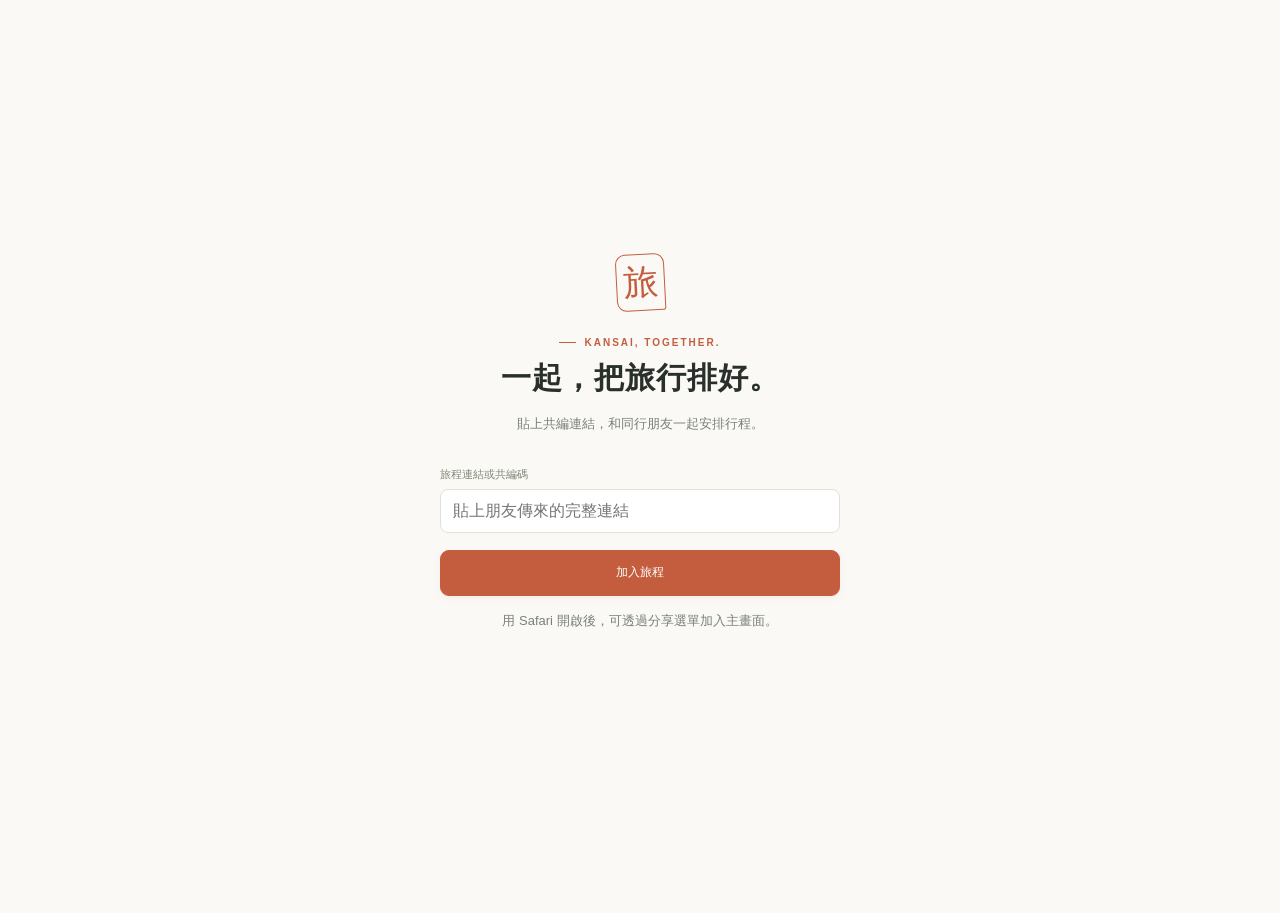
<file: kansai/index.html>
<!doctype html>
<html lang="zh-Hant"><head><meta charset="UTF-8"><meta name="viewport" content="width=device-width,initial-scale=1,viewport-fit=cover"><meta name="theme-color" content="#faf9f6"><meta name="apple-mobile-web-app-capable" content="yes"><meta name="apple-mobile-web-app-status-bar-style" content="default"><meta name="description" content="你的關西九日旅遊手帖。自由調整行程、掌握下一站，讓旅行剛剛好。"><link rel="manifest" href="manifest.webmanifest"><link rel="icon" href="icon.svg" type="image/svg+xml"><link rel="apple-touch-icon" href="icon-192.png"><link rel="stylesheet" href="style.css?v=60a799d3cecf5641"><title>旅日手帖 · 關西九日</title><link rel="stylesheet" href="metro.css?v=c1a3f3861503d91e"><link rel="stylesheet" href="trip-tools.css?v=7923937094f30e83"></head>
<body>
<svg class="svg-library" aria-hidden="true"><defs>
<symbol id="i-ticket" viewBox="0 0 24 24"><path d="M4 5h16v5a2 2 0 0 0 0 4v5H4v-5a2 2 0 0 0 0-4Z M15 5v3m0 3v2m0 3v3"/></symbol>
<symbol id="i-plane" viewBox="0 0 24 24"><path d="m22 2-7 20-4-9-9-4Z M22 2 11 13"/></symbol>
<symbol id="i-calendar" viewBox="0 0 24 24"><rect x="3" y="5" width="18" height="16" rx="3"/><path d="M7 3v4m10-4v4M3 11h18m-13 5h2m4 0h2"/></symbol>
<symbol id="i-grid" viewBox="0 0 24 24"><rect x="3" y="3" width="7" height="7" rx="2"/><rect x="14" y="3" width="7" height="7" rx="2"/><rect x="3" y="14" width="7" height="7" rx="2"/><rect x="14" y="14" width="7" height="7" rx="2"/></symbol>
<symbol id="i-pin" viewBox="0 0 24 24"><path d="M20 10c0 6-8 12-8 12S4 16 4 10a8 8 0 1 1 16 0Z"/><circle cx="12" cy="10" r="2.5"/></symbol>
<symbol id="i-clock" viewBox="0 0 24 24"><circle cx="12" cy="12" r="9"/><path d="M12 7v5l3 2"/></symbol>
<symbol id="i-plus" viewBox="0 0 24 24"><path d="M12 5v14M5 12h14"/></symbol>
<symbol id="i-arrow" viewBox="0 0 24 24"><path d="M5 12h14m-5-5 5 5-5 5"/></symbol>
<symbol id="i-chevron" viewBox="0 0 24 24"><path d="m9 5 7 7-7 7"/></symbol>
<symbol id="i-check" viewBox="0 0 24 24"><path d="m5 12 4 4L19 6"/></symbol>
<symbol id="i-bag" viewBox="0 0 24 24"><rect x="4" y="7" width="16" height="14" rx="3"/><path d="M8 7V5a4 4 0 0 1 8 0v2m-8 4h.01M16 11h.01"/></symbol>
<symbol id="i-info" viewBox="0 0 24 24"><circle cx="12" cy="12" r="9"/><path d="M12 11v6m0-10h.01"/></symbol>
<symbol id="i-edit" viewBox="0 0 24 24"><path d="m16 3 5 5-13 13H3v-5Zm-2 2 5 5"/></symbol>
<symbol id="i-train" viewBox="0 0 24 24"><rect x="5" y="3" width="14" height="16" rx="4"/><path d="M5 10h14m-7-7v7M8 22l2-3m6 3-2-3M8 15h.01m8 0h.01"/></symbol>
<symbol id="i-temple" viewBox="0 0 24 24"><path d="M3 6c6 2 12 2 18 0M4 10h16M7 7v15m10-15v15M5 22h4m6 0h4"/></symbol>
<symbol id="i-food" viewBox="0 0 24 24"><path d="M4 3v6a3 3 0 0 0 6 0V3M7 3v18m13 0V3c-4 2-5 6-5 9h5"/></symbol>
<symbol id="i-leaf" viewBox="0 0 24 24"><path d="M20 3C6 1 1 10 6 16s16 1 14-13ZM3 22 15 10"/></symbol>
<symbol id="i-star" viewBox="0 0 24 24"><path d="m12 3 2.8 5.8 6.4.9-4.6 4.5 1.1 6.3-5.7-3-5.7 3 1.1-6.3-4.6-4.5 6.4-.9Z"/></symbol>
<symbol id="i-close" viewBox="0 0 24 24"><path d="m6 6 12 12M6 18 18 6"/></symbol>
<symbol id="i-settings" viewBox="0 0 24 24"><path d="M4 7h16M4 17h16"/><circle cx="8" cy="7" r="3"/><circle cx="16" cy="17" r="3"/></symbol>
<symbol id="i-download" viewBox="0 0 24 24"><path d="M12 3v12m-5-5 5 5 5-5M4 16v5h16v-5"/></symbol>
</defs></svg>
<aside class="sidebar"><a class="brand" href="#" aria-label="旅日手帖首頁"><span class="brand-mark">旅</span><span>旅日手帖<small>KANSAI, SLOWLY.</small></span></a><div class="side-trip"><span class="eyebrow">YOUR NEXT CHAPTER</span><h2>關西，秋日散策</h2><p>同行共用行程</p><span class="tiny-pill">9 天 8 夜 · 日本</span></div><nav aria-label="主要功能" id="desktop-nav"></nav><div class="side-bottom"><span class="mini-leaf">✳</span><p>把時間留給風景，<br>把行程交給手帖。</p><span class="side-jp">大阪・奈良・京都</span></div></aside>
<div class="app-shell"><header class="topbar"><a class="mobile-brand" href="#"><span class="brand-mark">旅</span>旅日手帖</a><span class="desktop-greeting">KEVIN’S TRAVEL JOURNAL <span>／</span> 日本關西</span><div class="top-actions"><span class="save-state" id="save-state"><i></i> 正在連接雲端</span><button class="icon-btn" aria-label="旅程設定" id="settings-btn"><svg><use href="#i-settings"/></svg></button><span class="avatar">K</span></div></header>
<main id="main" tabindex="-1"></main><footer class="page-footer"><span>一段旅行，慢慢收藏。</span><span>旅日手帖 / KANSAI, TOGETHER. · 11/24 旅費與排序版</span></footer></div>
<nav class="bottom-nav" id="mobile-nav" aria-label="手機導覽"></nav>
<dialog id="sheet"><div id="sheet-content"></div></dialog><div id="toast" role="status" aria-live="polite"></div><input type="file" id="import-file" accept="application/json,.json" hidden>
<script src="release-update.js?v=0ee1a9314e6a715e"></script><script src="data.js?v=98fdbe8c614f7dcf"></script><script src="config.js?v=11e1ec3cbc96cc14"></script><script src="day-covers.js?v=10b7c758725f61af"></script><script src="weather.js?v=e65494068af9c678"></script><script src="food-guide.js?v=534367522d455bc5"></script><script src="app.js?v=29f79d3c8ec00b64"></script><script src="checklist.js?v=c7be4794e3b92204"></script><script src="booking-core.js?v=55a09e0fdc986efa"></script><script src="airline-brand.js?v=d7a2cf875ce13052"></script><script src="bookings.js?v=658e7a643c4f7224"></script><script src="voucher-core.js?v=9b5e164eae9b5635"></script><script src="vouchers.js?v=fc8039d732f9fa98"></script><script src="metro.js?v=dbb3845a1344cf63"></script><script src="dashboard.js?v=1e2853c86c04e26c"></script><script src="sync-core.js?v=e8086dcc484c4e1d"></script><script src="updates.js?v=975170529dcad977"></script><script src="durable-trip.js?v=e049199e725a4653"></script><script src="expenses.js?v=a8b059e1f789e320"></script><script src="event-order.js?v=b3ed48a35c7900da"></script><script src="cloud.js?v=2e764435f4c3c64c"></script></body></html>
</file>
<file: kansai/style.css>
:root{--bg:#faf9f6;--paper:#fff;--ink:#292f2a;--muted:#7a807a;--line:#e8e9e2;--accent:#c45d3e;--soft:#f6ebe3;--green:#4d705f;--green-soft:#edf2ec;--blue:#577d99;--shadow:0 8px 30px #30352306}*{box-sizing:border-box}body{margin:0;background:var(--bg);color:var(--ink);font-family:-apple-system,BlinkMacSystemFont,"Noto Sans TC",sans-serif;font-size:14px;-webkit-font-smoothing:antialiased}button,input,select,textarea{font:inherit}button,a,input,select,textarea{-webkit-tap-highlight-color:transparent}button,a{touch-action:manipulation}button{cursor:pointer}button{color:inherit}button:focus-visible,a:focus-visible{outline:3px solid #d39d73;outline-offset:4px}a{color:inherit;text-decoration:none}svg{width:20px;height:20px;fill:none;stroke:currentColor;stroke-width:1.65;stroke-linecap:round;stroke-linejoin:round;flex-shrink:0}.svg-library{position:absolute;width:0;height:0;overflow:hidden}.sidebar{position:fixed;inset:0 auto 0 0;width:236px;border-right:1px solid var(--line);padding:37px 25px;background:#f6f5f0;display:flex;flex-direction:column;z-index:20}.brand{display:flex;gap:12px;align-items:center;font-size:19px;font-weight:750;letter-spacing:1.5px}.brand-mark{display:grid;place-items:center;width:38px;height:42px;border:1.5px solid var(--accent);border-radius:10px 10px 3px 10px;font-family:serif;color:var(--accent);font-size:26px;font-weight:400;transform:rotate(-3deg)}.brand small{display:block;font-size:8px;letter-spacing:1.8px;font-weight:500;color:var(--muted);margin-top:4px}.side-trip{padding:37px 0 30px;border-bottom:1px solid var(--line);margin-bottom:24px}.eyebrow{font-size:10px;letter-spacing:2px;color:var(--muted);font-weight:600}.side-trip h2{font-size:17px;font-weight:650;margin:12px 0 7px}.side-trip p{color:var(--muted);font-size:11px;letter-spacing:.3px}.tiny-pill{display:inline-block;border:1px solid #dedfd6;padding:5px 9px;border-radius:5px;font-size:10px;color:#72786d;margin-top:4px}.nav-item{display:flex;align-items:center;gap:13px;width:100%;padding:15px 17px;background:transparent;border:0;border-radius:10px;color:#777c74;margin-bottom:7px;text-align:left}.nav-item.active{background:#eaece3;color:#395545;font-weight:650}.nav-item svg{width:19px}.nav-item em{font-size:10px;font-style:normal;margin-left:auto;background:#dee3d5;border-radius:5px;padding:2px 5px}.side-bottom{margin-top:auto;padding:24px 12px 5px;color:#8a8d80}.mini-leaf{font-size:35px;color:#b29470}.side-bottom p{font-size:12px;line-height:2;letter-spacing:1px}.side-jp{font-size:9px;letter-spacing:2px;color:#9da08e}.app-shell{margin-left:236px;max-width:1800px}.topbar{height:89px;display:flex;align-items:center;justify-content:space-between;padding:0 48px;border-bottom:1px solid var(--line)}.desktop-greeting{font-size:10px;letter-spacing:1.8px;color:#747a70}.desktop-greeting span{color:#c2c6b9;margin:0 13px}.top-actions{display:flex;align-items:center;gap:18px}.save-state{font-size:10px;color:#8b9087;display:flex;align-items:center;gap:6px}.save-state i{width:5px;height:5px;background:#789476;border-radius:50%}.icon-btn{display:grid;place-items:center;width:36px;height:36px;background:transparent;border:1px solid var(--line);border-radius:50%}.avatar{display:grid;place-items:center;background:#eae7df;width:33px;height:33px;border-radius:50%;font-size:12px;color:#646657}.mobile-brand,.bottom-nav{display:none}main{padding:36px 48px 28px;max-width:1420px;margin:auto;min-height:calc(100vh - 145px)}.page-heading{display:flex;justify-content:space-between;align-items:center;margin-bottom:26px}.overline{display:flex;gap:8px;align-items:center;color:var(--accent);font-size:10px;font-weight:600;letter-spacing:2px}.overline:before{content:"";width:17px;height:1px;background:var(--accent)}h1{font-size:30px;letter-spacing:1px;margin:10px 0 7px;font-weight:650}h1 .serif{font-family:Georgia,serif;font-style:italic;font-weight:400}.subtitle{color:var(--muted);font-size:12px;line-height:1.8;margin:0}.btn{display:inline-flex;align-items:center;justify-content:center;gap:8px;min-height:42px;border-radius:9px;border:1px solid var(--line);background:white;padding:10px 16px;font-size:12px;font-weight:550}.btn.primary{background:var(--accent);color:#fff;border-color:var(--accent);box-shadow:0 3px 7px #c45d3e13}.btn.green{background:var(--green);color:#fff;border-color:var(--green)}.btn.quiet{background:transparent}.btn svg{width:16px;height:16px}.text-btn{border:0;background:transparent;padding:7px 0;font-size:12px;color:var(--accent);display:inline-flex;gap:5px;align-items:center}.text-btn svg{width:14px;height:14px}.hero{position:relative;background:#e7e5d6;border-radius:17px;min-height:232px;overflow:hidden;isolation:isolate;margin-bottom:25px}.hero-art{position:absolute;height:100%;width:72%;right:0;bottom:0;object-fit:cover;object-position:right}.hero:after{content:"";position:absolute;inset:0;background:linear-gradient(90deg,#eceade 2%,#eceadef2 25%,#eceade10 66%);z-index:-1}.hero-art{z-index:-2}.hero-copy{padding:31px 34px;position:relative;width:70%}.hero-tag{display:inline-flex;align-items:center;gap:6px;font-size:10px;letter-spacing:1px;color:#647160}.hero-tag svg{width:13px;height:13px}.hero h2{font-size:29px;line-height:1.5;letter-spacing:2px;font-weight:600;margin:14px 0 11px}.hero p{font-size:11px;color:#7a7c6c;letter-spacing:1px;margin:0}.hero-meta{display:flex;gap:18px;margin-top:22px;font-size:10px;color:#616c5b}.hero-meta span{display:flex;align-items:center;gap:5px}.hero-meta svg{width:13px;height:13px}.hero-stamp{position:absolute;right:23px;top:24px;writing-mode:vertical-rl;font-family:serif;letter-spacing:5px;font-size:13px;color:#ffffffd9;border:1px solid #ffffff60;padding:12px 7px}.date-strip{display:flex;gap:9px;overflow-x:auto;scrollbar-width:none;padding:2px 0 16px}.date-strip::-webkit-scrollbar{display:none}.date-btn{flex:1;min-width:59px;display:flex;align-items:center;flex-direction:column;padding:13px 8px 10px;border:1px solid var(--line);background:#fff;border-radius:11px;gap:5px;position:relative}.date-btn .weekday{font-size:9px;color:#92978f}.date-btn .daynum{font-size:20px;font-weight:600;letter-spacing:-.5px}.date-btn .area{font-size:9px;color:#8b9086}.date-btn.active{background:var(--green);border-color:var(--green);color:white;box-shadow:0 5px 12px #4d705f1a}.date-btn.active .weekday,.date-btn.active .area{color:#e2ebe0}.date-btn.active:after{content:"";width:4px;height:4px;background:#d4d1a9;border-radius:50%;position:absolute;bottom:5px}.layout{display:grid;grid-template-columns:minmax(0,1fr) 290px;gap:26px;margin-top:6px}.section-head{display:flex;justify-content:space-between;align-items:center;gap:10px;margin:0 0 16px}.section-head h2{font-size:18px;font-weight:650;letter-spacing:.4px;margin:0}.section-head h2 small{font-family:Georgia,serif;font-size:17px;font-style:italic;color:#a4a99a;margin-right:9px;font-weight:400}.day-subtitle{font-size:11px;color:var(--muted);margin:5px 0 0}.tag{display:inline-flex;align-items:center;gap:4px;border-radius:4px;padding:4px 7px;font-size:9px;background:#f1f2ec;color:#858b7b;white-space:nowrap}.tag.orange{background:#f7ede4;color:#b17a4b}.tag.blue{background:#ebf0f3;color:#6f8898}.tag.green{background:var(--green-soft);color:var(--green)}.next-card{background:#edf1e9;border:1px solid #dde5d7;border-radius:13px;padding:22px;margin-bottom:18px;position:relative;overflow:hidden}.next-top{display:flex;justify-content:space-between;align-items:center;color:var(--green);font-size:10px;letter-spacing:1px}.live-dot{display:inline-block;width:5px;height:5px;border-radius:50%;background:#709467;margin-right:5px}.next-card h3{font-size:19px;margin:17px 0 9px;font-weight:600;line-height:1.5}.next-time{font-size:26px;font-weight:500;letter-spacing:1px;color:#3a5945}.next-time small{font-size:11px;letter-spacing:0;color:#809078;margin-left:8px;font-weight:400}.next-card p{font-size:11px;color:#7b8773;line-height:1.9;margin:9px 0 14px}.next-card .btn{width:100%;background:#fff9;border-color:#d7dfcf;color:#45613e}.panel{background:#fff;border:1px solid var(--line);border-radius:13px;padding:20px;margin-bottom:17px;box-shadow:var(--shadow)}.panel-title{display:flex;align-items:center;gap:8px;font-size:13px;font-weight:600;margin:0 0 15px}.panel-title svg{color:#a18d6f;width:16px;height:16px}.tip-text{font-size:11px;line-height:1.95;color:#828878;margin:0}.tip-box{border-radius:9px;padding:12px 14px;background:#f6f4ed;margin:12px 0;color:#8a806a;font-size:10px;line-height:1.9}.tip-box a{text-decoration:underline;text-underline-offset:3px}.quick-link{display:flex;align-items:center;gap:10px;border-top:1px solid var(--line);padding:13px 0 0;margin-top:13px;font-size:11px;color:#727a6b}.quick-link svg{width:15px;height:15px}.quick-link svg:last-child{margin-left:auto}.timeline{position:relative}.timeline:before{content:"";position:absolute;top:18px;bottom:37px;left:66px;width:1px;background:#dedfd7}.event-row{position:relative;display:grid;grid-template-columns:51px 15px minmax(0,1fr);column-gap:8px;padding-bottom:12px}.time-col{padding-top:17px;text-align:right;font-size:12px;letter-spacing:.2px;font-weight:600}.time-col small{display:block;color:#a1a599;font-size:9px;font-weight:400;margin-top:6px}.timeline-dot{background:#fff;border:2px solid #b6bcac;width:8px;height:8px;border-radius:50%;margin:22px 0 0 3px;position:relative;z-index:1}.event-row:first-child .timeline-dot{border-color:var(--accent);background:var(--accent);box-shadow:0 0 0 4px #f7ede3}.event-card{border:1px solid var(--line);border-radius:12px;background:white;padding:16px 17px;box-shadow:var(--shadow)}.event-main{display:flex;align-items:flex-start;gap:12px}.event-icon{width:35px;height:35px;background:var(--green-soft);color:#71836a;display:grid;place-items:center;border-radius:9px;flex-shrink:0}.event-icon.travel{background:#edf1f3;color:#7490a2}.event-icon.food{background:#faf1e5;color:#b89b65}.event-icon.shop{background:#f5ebee;color:#ad8792}.event-icon.sight{background:#f5ede5;color:#b38c68}.event-main .event-copy{flex:1;min-width:0}.event-title{border:0;background:none;padding:0;text-align:left;font-size:13px;line-height:1.65;font-weight:600;display:block}.event-loc{font-size:10px;line-height:1.7;color:#999d92;margin-top:3px;display:flex;gap:4px;align-items:center}.event-loc svg{width:11px;height:11px}.event-tools{display:flex;gap:4px;margin-left:auto}.small-icon{display:grid;place-items:center;background:transparent;border:0;width:28px;height:28px;color:#a2a796;border-radius:6px}.small-icon svg{width:14px;height:14px}.small-icon:hover{background:var(--bg);color:var(--accent)}.event-note{font-size:11px;line-height:1.85;color:#818678;margin:12px 0 0;padding-left:47px;white-space:pre-line}.event-bottom{display:flex;justify-content:space-between;align-items:center;margin:12px 0 0;padding-top:10px;border-top:1px solid #f2f2ed;font-size:10px;color:#959b8c}.event-bottom>span{display:flex;align-items:center;gap:5px}.event-bottom svg{width:12px;height:12px}.done .event-title{text-decoration:line-through;color:#a2a697}.done .event-card{opacity:.65}.completed-btn.checked{color:var(--green);background:var(--green-soft)}.event-transfer{font-size:10px;color:#9a9f91;margin:0 0 11px 90px;display:flex;gap:6px;align-items:center}.event-transfer svg{width:12px;height:12px}.add-dashed{margin-left:90px;display:flex;align-items:center;justify-content:center;gap:6px;width:calc(100% - 90px);border:1px dashed #d2d8c7;border-radius:10px;min-height:44px;background:transparent;color:#8d9880;font-size:11px}.add-dashed svg{width:15px}.day-banner{display:flex;gap:9px;align-items:flex-start;background:#f2f1e9;border-radius:9px;padding:12px 14px;margin:0 0 19px;font-size:10px;color:#91836c;line-height:1.85}.day-banner svg{width:14px;height:14px;margin-top:2px;flex-shrink:0}.mini-stats{display:grid;grid-template-columns:1fr 1fr;gap:13px;margin:14px 0}.stat-number{font-size:20px;color:#4e6447}.stat-label{font-size:10px;color:#939b88;margin-top:5px}.progress{height:4px;background:#eceee5;border-radius:10px;overflow:hidden}.progress i{display:block;height:100%;background:#9ba98c;border-radius:10px}.page-footer{display:flex;justify-content:space-between;max-width:1324px;margin:10px 48px 0;border-top:1px solid var(--line);padding:20px 0 25px;color:#aaad9e;font-size:9px;letter-spacing:1px}.tab-heading{margin-bottom:26px}.overview-grid{display:grid;grid-template-columns:repeat(3,minmax(0,1fr));gap:17px}.overview-card{background:white;border:1px solid var(--line);border-radius:13px;padding:21px;display:flex;flex-direction:column;text-align:left;min-height:219px;position:relative;overflow:hidden;transition:transform .2s,box-shadow .2s}.overview-card:hover{transform:translateY(-3px);box-shadow:0 8px 20px #3746350b}.overview-card .day-index{font-size:10px;letter-spacing:2px;color:var(--accent)}.overview-card h3{font-size:18px;margin:18px 0 8px;font-weight:600}.overview-card p{font-size:11px;color:var(--muted);line-height:1.9;flex:1}.overview-card footer{display:flex;justify-content:space-between;align-items:center;font-size:10px;color:#9a9f91;margin-top:12px}.overview-card .ornament{position:absolute;right:15px;top:14px;color:#e5e8dc;font-size:39px;font-family:serif}.overview-card footer svg{width:15px}.notes-grid{display:grid;grid-template-columns:1fr 1fr;gap:18px}.notes-grid .panel{margin:0}.note-title{font-size:14px;margin:0 0 10px}.note-body{font-size:12px;line-height:2;color:#7c8275;margin:0}.source-link{display:inline-flex;align-items:center;gap:5px;color:var(--accent);font-size:10px;margin-top:13px}.source-link svg{width:12px}.preparation-layout{display:grid;grid-template-columns:1.3fr 1fr;gap:24px}.check-row{display:flex;align-items:flex-start;gap:12px;padding:15px 0;border-bottom:1px solid #f0f1ea}.check-row:last-child{border-bottom:0}.check-row input{width:19px;height:19px;accent-color:var(--green);margin:1px 0;flex-shrink:0}.check-row strong{font-size:12px;font-weight:550;display:block;line-height:1.7}.check-row small{display:block;font-size:10px;color:#949a8a;line-height:1.8;margin-top:4px}.check-row:has(input:checked) strong{color:#a1a796;text-decoration:line-through}.flight-ticket{background:#edf1ea;border:1px solid #dfe5d7;border-radius:12px;padding:22px;margin-bottom:16px}.flight-top{display:flex;justify-content:space-between;font-size:10px;color:#859078}.flight-route{display:flex;align-items:center;justify-content:space-between;margin:23px 0}.flight-route b{font-size:26px;font-weight:500}.flight-route small{display:block;font-size:10px;color:#8d9781;margin-top:5px}.flight-route svg{color:#809273;transform:rotate(45deg)}.flight-bottom{border-top:1px dashed #ced8c3;padding-top:13px;font-size:10px;color:#89947e;line-height:1.8}.empty{padding:40px;text-align:center;background:white;border:1px dashed var(--line);border-radius:13px;color:#929886;line-height:2}.map-day{display:flex;flex-wrap:wrap;gap:7px;margin-top:12px}.map-place{background:#f1f3ec;border:1px solid #e4e8dc;border-radius:7px;padding:8px 10px;font-size:11px;color:#758466}.map-place svg{width:12px;height:12px;vertical-align:middle;margin-right:4px}.map-arrow{color:#b1b9a6;align-self:center}.route-intro{background:var(--green-soft);padding:20px 23px;border-radius:12px;font-size:12px;line-height:1.9;color:#7c8b70;margin-bottom:20px}.map-grid{display:grid;grid-template-columns:1fr 1fr;gap:18px}dialog{border:0;padding:0;border-radius:20px;width:calc(100% - 32px);max-width:510px;box-shadow:0 25px 100px #27382d25;background:var(--bg);max-height:90dvh;overflow:auto;color:var(--ink)}dialog::backdrop{background:#25312955;backdrop-filter:blur(4px)}.sheet-header{display:flex;justify-content:space-between;align-items:center;padding:24px 25px 17px;position:sticky;top:0;background:var(--bg);z-index:2;border-bottom:1px solid var(--line)}.sheet-header h2{margin:0;font-size:19px;font-weight:600}.sheet-body{padding:23px 25px}.form-row{display:grid;grid-template-columns:1fr 1fr;gap:13px}.field{display:block;margin-bottom:17px;font-size:11px;color:#808877}.field input,.field select,.field textarea{width:100%;border:1px solid #dfe3d6;border-radius:8px;padding:12px;color:var(--ink);background:#fff;margin-top:7px;outline:none;min-width:0}.field input:focus,.field select:focus,.field textarea:focus{border-color:var(--green)}.field textarea{min-height:86px;resize:vertical;line-height:1.8}.sheet-actions{display:flex;gap:10px;justify-content:space-between;margin-top:20px}.sheet-actions .btn{flex:1}.danger{color:#b56858}.form-help{font-size:10px;line-height:1.9;color:#9c9e90}.detail-time{font-size:29px;color:var(--green);margin:0 0 17px}.detail-note{font-size:13px;line-height:2;white-space:pre-line;color:#7c8472}.backup-actions{display:flex;gap:8px;flex-wrap:wrap}.backup-actions .btn{font-size:11px;flex:1}.confirm-msg{font-size:13px;line-height:2;color:#7e8675}.backup-meta{font-size:10px;color:#8b9380;line-height:1.9}#toast{position:fixed;bottom:35px;left:calc(50% + 110px);transform:translateX(-50%) translateY(10px);background:#374c3d;color:#fff;border-radius:10px;padding:13px 22px;font-size:12px;box-shadow:0 5px 20px #0001;opacity:0;pointer-events:none;z-index:200;transition:.25s;white-space:nowrap}#toast.show{opacity:1;transform:translateX(-50%)}.edit-day{border:0;background:none;color:#a2a994;padding:5px}.edit-day svg{width:14px;height:14px}.offline-banner{font-size:10px;background:#f5e9d7;color:#a18457;padding:8px;text-align:center}button:disabled{opacity:.4;cursor:default}.today-control{font-size:10px;display:flex;gap:5px;align-items:center;background:transparent;border:0;color:#8a977b;padding:8px}.day-pager{display:flex;align-items:center;gap:3px}.day-pager .icon-btn{width:28px;height:28px;border-radius:7px}.day-pager .icon-btn svg{width:14px}.chev-left{transform:rotate(180deg)}.screen-title-row{display:flex;align-items:center;justify-content:space-between;gap:10px}.tab-intro{margin-bottom:24px}.notice-link{color:#a9875d;text-decoration:underline}.booking-label{color:#a38159}.detail-links{display:flex;gap:10px;margin-top:22px}.detail-links .btn{flex:1}.storage-error{color:#b86648!important}
@media(min-width:1500px){main{padding-top:42px}.hero{min-height:270px}.hero h2{font-size:34px}.hero-copy{padding:37px 40px}.layout{grid-template-columns:minmax(0,1fr) 320px;gap:32px}}
@media(max-width:1150px){.sidebar{width:198px;padding:30px 19px}.app-shell{margin-left:198px}.topbar{padding:0 28px}main{padding:30px 28px}.page-footer{margin:10px 28px 0}.layout{grid-template-columns:minmax(0,1fr) 250px;gap:20px}.event-note{padding-left:0}.hero h2{font-size:27px}.hero-copy{width:75%}.date-btn{min-width:49px}.date-strip{gap:7px}.date-btn .daynum{font-size:18px}.event-tools{gap:0}.event-card{padding:14px}.brand{font-size:17px}.overview-grid{grid-template-columns:repeat(2,minmax(0,1fr))}.save-state{display:none}.preparation-layout{grid-template-columns:1.2fr 1fr}}
@media(max-width:920px){.sidebar{width:172px;padding:26px 15px}.app-shell{margin-left:172px}.brand{gap:8px;font-size:15px}.brand small{font-size:6px}.brand-mark{width:31px;height:36px;font-size:23px}.side-trip h2{font-size:15px}.nav-item{padding:14px 10px;font-size:12px}.topbar{height:74px}.layout{grid-template-columns:minmax(0,1fr)}.right-column{display:grid;grid-template-columns:1fr 1fr;gap:15px}.right-column .next-card{grid-column:1 / -1;display:grid;grid-template-columns:1fr auto;gap:5px 20px}.right-column .next-top{grid-column:1 / -1}.right-column .next-card h3{margin:10px 0 5px}.right-column .next-card .next-time{grid-column:2;grid-row:2;align-self:end}.right-column .next-card p{margin:0}.right-column .next-card .btn{grid-column:2;grid-row:3}.hero-art{width:80%}.hero h2{font-size:26px}.notes-grid,.map-grid{grid-template-columns:1fr}.preparation-layout{grid-template-columns:1fr}.hero-copy{padding:27px}.desktop-greeting{font-size:9px;letter-spacing:.8px}.date-btn{min-width:48px}.date-strip{gap:6px}.hero-stamp{right:20px}.page-heading{margin-bottom:22px}h1{font-size:27px}}
@media(max-width:640px){.sidebar{display:none}.app-shell{margin-left:0}.topbar{height:70px;padding:env(safe-area-inset-top,0) 22px 0;border-bottom:0}.mobile-brand{display:flex;align-items:center;gap:8px;font-size:16px;letter-spacing:1px;font-weight:650}.mobile-brand .brand-mark{width:27px;height:31px;font-size:21px;border-radius:7px 7px 2px 7px}.desktop-greeting{display:none}.top-actions{gap:12px}.avatar{width:29px;height:29px;font-size:10px}.icon-btn{width:32px;height:32px}.icon-btn svg{width:16px;height:16px}main{padding:12px 21px 30px;min-height:calc(100dvh - 185px)}.page-heading{margin-bottom:20px}.overline{font-size:8px;letter-spacing:1.8px}.overline:before{width:12px}h1{font-size:27px;margin:9px 0 6px;letter-spacing:.5px}.subtitle{font-size:10px;line-height:1.8}.page-heading>.btn{font-size:10px;padding:9px 12px;min-height:36px;border-radius:8px}.page-heading>.btn svg{width:14px;height:14px}.hero{min-height:207px;border-radius:13px;margin-bottom:21px}.hero-copy{padding:23px 21px;width:90%}.hero-art{width:100%;opacity:.9;object-position:67% center}.hero:after{background:linear-gradient(90deg,#eceadefa,#eceadeb3 48%,#eceade08)}.hero-tag{font-size:8px}.hero-tag svg{width:11px;height:11px}.hero h2{font-size:24px;letter-spacing:1px;line-height:1.55;margin:13px 0 9px}.hero p{font-size:9px;letter-spacing:.6px}.hero-meta{font-size:8px;gap:14px;margin-top:20px}.hero-meta svg{width:11px;height:11px}.hero-stamp{font-size:10px;right:15px;top:18px;padding:8px 5px;letter-spacing:4px}.date-strip{margin-right:-21px;padding-right:21px;gap:8px;padding-bottom:15px}.date-btn{flex:0 0 50px;padding:11px 5px 10px;gap:4px;border-radius:10px}.date-btn .weekday{font-size:8px}.date-btn .daynum{font-size:18px}.date-btn .area{font-size:8px}.layout{display:flex;flex-direction:column;gap:0;margin-top:4px}.right-column{display:contents}.right-column .next-card{order:-2;display:block;margin:0 0 24px;padding:17px 19px;position:relative;min-height:140px}.right-column .next-card h3{font-size:17px;margin:12px 90px 6px 0}.right-column .next-time{position:absolute;right:18px;top:47px;font-size:24px;letter-spacing:.3px}.next-time small{display:block;font-size:9px;text-align:right;margin-top:4px}.right-column .next-card p{font-size:10px;margin:0 80px 0 0;max-width:230px}.right-column .next-card .btn{width:auto;min-height:25px;border:0;background:transparent;padding:0;font-size:10px;position:absolute;right:18px;bottom:16px}.next-top{font-size:9px}.timeline-column{order:-1}.section-head{margin-bottom:17px}.section-head h2{font-size:17px}.section-head h2 small{font-size:16px;margin-right:6px}.day-subtitle{font-size:10px;margin-top:7px}.day-banner{padding:11px 12px;font-size:9px;margin-bottom:17px}.event-row{grid-template-columns:38px 12px minmax(0,1fr);column-gap:6px;padding-bottom:11px}.timeline:before{left:49px}.timeline-dot{margin:22px 0 0 2px;width:7px;height:7px}.time-col{font-size:10px;padding-top:18px}.time-col small{font-size:8px}.event-card{padding:13px 12px;border-radius:11px}.event-icon{width:30px;height:32px;border-radius:7px}.event-icon svg{width:17px;height:17px}.event-main{gap:9px}.event-title{font-size:12px;line-height:1.6}.event-loc{font-size:9px;margin-top:4px}.event-loc svg{width:10px}.event-tools{margin-left:0}.small-icon{width:23px;height:27px}.small-icon svg{width:12px;height:12px}.event-note{font-size:10px;line-height:1.9;margin-top:10px}.event-bottom{font-size:9px;margin-top:10px;padding-top:9px}.event-bottom .tag{font-size:8px;padding:3px 5px}.event-transfer{margin-left:65px;font-size:9px;margin-bottom:10px;gap:4px}.add-dashed{margin-left:62px;width:calc(100% - 62px);margin-bottom:26px;font-size:10px;min-height:41px}.right-column>.panel{width:100%;margin-bottom:16px;padding:18px}.right-column>.panel:last-child{margin-bottom:0}.page-footer{margin:0 21px;padding:20px 0 calc(100px + env(safe-area-inset-bottom));font-size:8px;letter-spacing:.5px}.bottom-nav{display:flex;position:fixed;bottom:0;left:0;right:0;z-index:30;background:#fffffff2;backdrop-filter:blur(22px);border-top:1px solid #e8e9e2;justify-content:space-around;padding:8px 8px calc(8px + env(safe-area-inset-bottom,0px));box-shadow:0 -5px 20px #283e2904}.bottom-nav .nav-item{flex:1;flex-direction:column;gap:5px;justify-content:center;align-items:center;margin:0;border-radius:8px;padding:7px 1px;font-size:9px;color:#a0a695;max-width:80px}.bottom-nav .nav-item.active{background:transparent;color:var(--green)}.bottom-nav .nav-item.active svg{stroke-width:2.2}.bottom-nav .nav-item svg{width:21px;height:21px}.bottom-nav em{display:none}.overview-grid{grid-template-columns:1fr;gap:12px}.overview-card{min-height:170px;padding:20px}.overview-card h3{margin:14px 0 4px;font-size:18px}.overview-card p{margin:4px 0}.overview-card footer{margin-top:10px}.overview-card .ornament{font-size:45px;right:20px;top:20px}.tab-heading{margin-bottom:22px}.notes-grid,.map-grid{gap:13px}.note-body{font-size:11px}.note-title{font-size:13px}.source-link{font-size:10px}.panel{padding:19px}.route-intro{font-size:11px;padding:17px}.map-place{font-size:10px}.preparation-layout{gap:6px}.sheet-header{padding:22px 22px 16px}.sheet-body{padding:20px 22px}.sheet-header h2{font-size:18px}.field input,.field select,.field textarea{font-size:16px;padding:11px}.field{font-size:11px}dialog{position:fixed;inset:auto 0 0;width:100%;max-width:100%;max-height:91dvh;margin:0;border-radius:22px 22px 0 0;padding-bottom:env(safe-area-inset-bottom)}.sheet-header:before{content:"";position:absolute;width:33px;height:4px;top:7px;background:#d9ddd1;border-radius:5px;left:calc(50% - 16px)}#toast{left:50%;bottom:calc(87px + env(safe-area-inset-bottom));max-width:90%;white-space:normal;text-align:center;font-size:11px}.flight-route b{font-size:25px}.day-pager{gap:2px}.today-control{font-size:9px;padding:5px}.day-pager .icon-btn{width:25px;height:27px}.screen-title-row .btn{padding:8px 11px;font-size:10px;min-height:35px}.backup-actions .btn{font-size:10px;padding:10px}.tag{font-size:8px}.notes-grid .panel{padding:19px}.preparation-layout>.panel{margin-bottom:13px}.check-row{padding:14px 0}.map-grid .panel{margin:0}.day-pager .icon-btn svg{width:12px}.mini-stats{gap:8px}.panel-title{font-size:12px}}
@media(prefers-reduced-motion:reduce){*{scroll-behavior:auto!important;transition:none!important}}
.hero.hero-photo{background:#344b43;color:#fff;min-height:240px}
.hero.hero-photo .hero-art{width:100%;height:100%;opacity:1;object-fit:cover}
.hero.hero-photo:after{background:linear-gradient(90deg,rgba(20,38,32,.88) 0%,rgba(20,38,32,.64) 38%,rgba(20,38,32,.18) 75%,rgba(20,38,32,.12) 100%)}
.hero.hero-photo .hero-copy{width:78%;padding-bottom:36px;text-shadow:0 1px 6px rgba(0,0,0,.16)}
.hero.hero-photo h2{color:#fff}
.hero.hero-photo .hero-tag,.hero.hero-photo p,.hero.hero-photo .hero-meta{color:#f3f4e9}
.hero.hero-photo .hero-stamp{color:#fff;border-color:rgba(255,255,255,.65);background:rgba(15,36,30,.1)}
.hero-credit{position:absolute;right:12px;bottom:10px;max-width:calc(100% - 24px);padding:5px 8px;border-radius:5px;background:rgba(15,29,24,.55);color:#fff;font-size:9px;line-height:1.4;z-index:1;backdrop-filter:blur(6px)}
.hero-credit:hover{text-decoration:underline}
@media(max-width:640px){.hero.hero-photo{min-height:225px}.hero.hero-photo:after{background:linear-gradient(90deg,rgba(20,38,32,.84),rgba(20,38,32,.58) 52%,rgba(20,38,32,.22))}.hero.hero-photo .hero-copy{width:90%;padding:23px 21px 37px}.hero.hero-photo h2{max-width:250px;font-size:24px}.hero-credit{font-size:8px;right:9px;bottom:8px;padding:4px 6px}.hero.hero-photo .hero-meta{gap:12px}}

@media(max-width:640px){.event-title{font-size:14px;min-height:32px}.event-note{font-size:12px;line-height:1.85}.event-loc{font-size:10px}.small-icon{min-width:29px;min-height:36px}.event-bottom{font-size:10px}.day-banner{font-size:11px}.tip-text{font-size:12px}.right-column .next-card p{font-size:11px}.day-subtitle{font-size:11px}.subtitle{font-size:11px}.time-col{font-size:11px}.note-body{font-size:12px}.field{font-size:12px}.bottom-nav .nav-item{font-size:10px}.today-control{min-height:44px}.panel-title{font-size:14px}.check-row strong{font-size:14px}.check-row small{font-size:11px}.day-pager .icon-btn{width:30px;min-height:36px}.event-tools{flex-direction:column;gap:0}.event-main{gap:8px}.event-icon{width:27px}.event-card{padding:13px 11px}.event-copy{padding-top:2px}.day-pager .icon-btn svg{width:14px}}

.cloud-gate{position:fixed;inset:0;z-index:300;background:#faf9f6;display:grid;place-items:center;padding:24px}.cloud-welcome{max-width:400px;width:100%;text-align:center}.cloud-welcome .brand-mark{margin:0 auto 26px;width:49px;height:57px;font-size:35px}.cloud-welcome .overline{justify-content:center}.cloud-welcome p{font-size:13px;line-height:1.9;color:#7a807a}.cloud-welcome .field{text-align:left;margin-top:30px}.cloud-welcome .field input{font-size:16px}.cloud-welcome .btn{width:100%;min-height:46px}.cloud-share{min-height:34px;font-size:11px;background:#edf2ec;border-color:#dce4d7;color:#4d705f}.cloud-share svg{width:14px}.save-state{max-width:240px}.cloud-share span{white-space:nowrap}@media(max-width:640px){.topbar{height:93px;position:relative;align-items:flex-start;padding-top:17px}.top-actions{gap:8px}.top-actions .avatar{display:none}.topbar .save-state{display:flex!important;position:absolute;left:23px;bottom:9px;font-size:10px;max-width:calc(100% - 44px)}.cloud-share{font-size:10px;padding:7px 9px;min-height:31px}.cloud-share svg{width:12px}.cloud-welcome h1{font-size:26px}}

.weather-card{border:1px solid #dde5db;background:linear-gradient(135deg,#f0f4ed,#fffdf8);border-radius:16px;padding:21px 23px 15px;margin:-5px 0 23px;min-width:0}
.weather-heading{display:flex;align-items:center;justify-content:space-between;gap:12px;margin-bottom:16px}.weather-eyebrow{color:var(--green);font-size:9px;letter-spacing:2px;font-weight:600}.weather-heading h2{font-size:18px;margin:5px 0 4px;letter-spacing:.6px}.weather-heading p{margin:0;color:var(--muted);font-size:11px}.weather-refresh{border:1px solid #d4ded0;background:#ffffffa6;border-radius:20px;min-height:44px;min-width:70px;padding:8px 12px;color:var(--green);font-size:12px;white-space:nowrap}.weather-refresh:disabled{opacity:.6;cursor:wait}.weather-days{display:grid;grid-template-columns:repeat(7,minmax(76px,1fr));gap:7px;overflow-x:auto;padding:2px 1px 9px;overscroll-behavior-x:contain;scroll-snap-type:x proximity;scrollbar-width:thin;scrollbar-color:#c6d4c2 transparent}.weather-day{display:flex;flex-direction:column;align-items:center;gap:7px;border:1px solid #e5e9de;border-radius:12px;padding:13px 7px;background:#ffffffb3;scroll-snap-align:start}.weather-day.is-selected{border-color:var(--green);background:#e9f0e5;box-shadow:inset 0 2px 0 var(--green)}.weather-weekday{font-size:11px;color:var(--green);font-weight:600}.weather-date{font-size:10px;color:var(--muted)}.weather-symbol{font-size:26px;line-height:1.4;margin:3px 0}.weather-condition{font-size:11px;white-space:nowrap}.weather-temp{display:flex;gap:9px;align-items:baseline;white-space:nowrap;font-variant-numeric:tabular-nums}.weather-temp b{font-size:18px;font-weight:650}.weather-temp>span{font-size:13px;color:var(--muted)}.weather-rain{font-size:11px;color:#537d8f;white-space:nowrap;margin-top:2px}.weather-notice,.weather-empty{font-size:12px;line-height:1.8;color:#64735f;margin:10px 0 12px}.weather-empty{padding:14px 0}.weather-footer{border-top:1px solid #e0e6d9;padding-top:11px;display:flex;justify-content:space-between;flex-wrap:wrap;gap:7px;color:var(--muted);font-size:10px;line-height:1.6}.weather-footer a{color:var(--green);text-decoration:underline;text-underline-offset:3px}.weather-footnote{font-size:10px;color:var(--muted);line-height:1.6;margin:6px 0 0}
@media(max-width:640px){.weather-card{padding:17px 14px 13px;margin-bottom:20px;border-radius:14px}.weather-heading h2{font-size:17px}.weather-days{grid-template-columns:repeat(7,82px);gap:7px}.weather-day{padding:12px 6px}.weather-notice{font-size:11px}.weather-footer{font-size:10px}.weather-heading{margin-bottom:12px}}

/* Soft, rounded weather tiles keep the original forest and cream palette. */
.weather-card{border-radius:28px;padding:24px 25px 18px;background:radial-gradient(ellipse at 100% 0,#e6edddaa,transparent 65%),linear-gradient(145deg,#f5f8f0,#fffdf8);border-color:#e4e9dd;box-shadow:0 12px 32px #435c3d08}.weather-heading h2{font-size:20px;font-weight:650;letter-spacing:.7px}.weather-heading{margin-bottom:19px}.weather-refresh{border-radius:22px;background:#ffffffc9;border-color:#e1e7d9;box-shadow:0 3px 10px #35503405}.weather-days{gap:10px;padding:3px 1px 12px;grid-template-columns:repeat(7,minmax(78px,1fr))}.weather-day{border-radius:22px;border-color:#ffffffd9;background:#ffffffb8;padding:16px 9px;gap:8px;box-shadow:0 4px 15px #43543c04}.weather-day.is-selected{background:#4d705f;color:#fff;border-color:#4d705f;box-shadow:0 6px 15px #4d705f25}.weather-day.is-selected .weather-weekday,.weather-day.is-selected .weather-date,.weather-day.is-selected .weather-temp>span,.weather-day.is-selected .weather-rain{color:#e5f0e2}.weather-symbol{font-size:30px;margin:6px 0}.weather-temp b{font-size:20px}.weather-rain{border-radius:12px;background:#eef4f7;padding:5px 8px;font-size:10px}.weather-day.is-selected .weather-rain{background:#ffffff1c}.weather-notice{background:#eaf0e1a6;border-radius:14px;padding:10px 13px;margin-top:4px}.weather-footer{border-color:#e6ebdf}
.reservation-panel{border-radius:22px}.reservation-hint{color:var(--muted);font-size:12px;line-height:1.8;margin:0 0 14px}.reservation-card{padding:18px;border-radius:19px;border:1px solid #e1e6db;background:linear-gradient(135deg,#f8faf5,#fff);margin-bottom:13px}.reservation-top{display:flex;align-items:center;gap:11px}.reservation-top>div{flex:1;min-width:0}.reservation-top small{font-size:9px;letter-spacing:1.5px;color:var(--green)}.reservation-top h3{font-size:16px;margin:5px 0;line-height:1.5;overflow-wrap:anywhere}.reservation-icon{width:39px;height:43px;display:grid;place-items:center;border-radius:14px;background:#eaf0e3;color:var(--green);flex-shrink:0}.reservation-card p{font-size:12px;line-height:1.8;margin:12px 0 0}.reservation-dates{font-variant-numeric:tabular-nums}.reservation-dates span{color:var(--muted);font-size:10px}.reservation-address{display:flex;gap:6px;margin-top:12px;font-size:12px;line-height:1.8;color:var(--green)}.reservation-address svg{width:15px;height:20px}.reservation-note{white-space:pre-wrap;overflow-wrap:anywhere}.reservation-sub{color:var(--muted)}.reservation-flight{display:flex;align-items:center;justify-content:space-between;margin-top:20px;gap:12px}.reservation-flight>div{display:flex;flex-direction:column;gap:5px;min-width:0}.reservation-flight>div:last-child{text-align:right}.reservation-flight b{font-size:28px;font-weight:600;letter-spacing:-1px}.reservation-flight span{font-size:12px;overflow-wrap:anywhere}.reservation-flight small{font-size:10px;color:var(--muted)}.reservation-flight>svg{color:var(--accent);width:25px}.reservation-empty{border:1px dashed #d8dfce;border-radius:18px;padding:22px 16px;color:var(--muted);font-size:12px;line-height:1.9;text-align:center;margin-bottom:12px}.reservation-upload{display:flex;align-items:center;justify-content:center;gap:9px;width:100%;padding:14px 12px;min-height:48px;border-radius:15px;background:#edf2e8;border:1px solid #dce5d4;color:var(--green);font-size:12px;margin-bottom:10px}.reservation-upload svg{width:17px}.booking-import{padding:16px;border-radius:20px;background:#f2f5ed;margin-bottom:22px;border:1px solid #e2e8d9}.booking-file-label{position:relative;display:flex;align-items:center;flex-direction:column;gap:9px;border:1.5px dashed #bdcbb1;border-radius:17px;padding:25px 12px;cursor:pointer;text-align:center;background:#ffffff9e;color:var(--green)}.booking-file-label svg{width:28px;height:28px}.booking-file-label strong{font-size:15px}.booking-file-label span{font-size:11px;line-height:1.7}.booking-file-label input{position:absolute;inset:0;width:100%;height:100%;opacity:0;cursor:pointer}.booking-file-label:focus-within{outline:3px solid #d39d73;outline-offset:3px}.booking-ocr-status{font-size:12px;line-height:1.8;color:var(--green);margin:13px 0 0}.booking-import details{margin-top:13px;font-size:12px}.booking-import summary{cursor:pointer;line-height:2;min-height:34px;color:var(--muted)}#booking-ocr-text{width:100%;min-height:130px;padding:11px;background:#fff;border:1px solid var(--line);border-radius:12px;resize:vertical;font-size:14px;margin-top:8px}#booking-preview{max-width:100%;max-height:190px;object-fit:contain;display:block;margin:14px auto 0;border-radius:12px}#booking-preview[hidden]{display:none}.booking-error{color:var(--accent);font-size:12px;line-height:1.8}.booking-delete{color:var(--accent)}.booking-settings-link{padding:17px;background:#edf2e8;border-radius:17px;margin-bottom:24px}.booking-settings-link strong{font-size:14px}.booking-settings-link p{color:var(--muted);font-size:12px;line-height:1.8}.reservation-panel .section-head{align-items:flex-start}.reservation-panel .text-btn{min-height:40px;white-space:nowrap;font-size:12px}
@media(max-width:640px){.weather-card{border-radius:25px;padding:20px 16px 15px}.weather-heading h2{font-size:18px}.weather-days{grid-template-columns:repeat(7,88px);gap:9px}.weather-day{border-radius:21px;padding:15px 7px}.weather-symbol{font-size:29px}.weather-notice{font-size:11px}.reservation-panel{padding:18px!important}.reservation-card{padding:15px;border-radius:18px}.reservation-dates{font-size:11px!important}.reservation-top h3{font-size:15px}.reservation-flight b{font-size:26px}#booking-ocr-text{font-size:16px}.booking-import{padding:12px}.booking-file-label{padding:22px 9px}.booking-ocr-status{font-size:11px}.reservation-panel .panel-title{font-size:15px}.reservation-panel .section-head{gap:5px}.reservation-top .icon-btn{min-width:36px;min-height:40px}}

.reservation-quick-actions{display:flex;gap:10px;flex-wrap:wrap;margin:0 0 23px}.reservation-quick-actions .btn{border-radius:15px;min-height:48px}@media(max-width:640px){.reservation-quick-actions{gap:8px}.reservation-quick-actions .btn{flex:1;font-size:11px;padding:10px 8px}}

.checklist-panel{border-radius:22px}.checklist-panel .section-head h2{font-size:17px;margin:0}.checklist-add{min-height:42px;padding:9px 13px;border-radius:13px}.checklist-panel .check-row{align-items:center;gap:9px}.check-item{display:flex;align-items:flex-start;gap:12px;flex:1;min-width:0;cursor:pointer;padding:5px 0}.check-item>span{min-width:0;overflow-wrap:anywhere}.check-item small{white-space:pre-wrap}.check-edit{width:38px;height:42px;border-radius:13px;color:var(--green);background:#f7f9f3;border-color:#e9ede2;flex-shrink:0}.check-edit svg{width:16px;height:16px}.checklist-more{border-radius:14px;min-height:46px;margin-top:17px;font-size:12px}.checklist-empty{text-align:center;color:var(--muted);font-size:13px;line-height:2;padding:29px 12px}

.trip-dashboard{border:1px solid #e2e7dc;border-radius:26px;background:#fffdfa;padding:24px;margin:0 0 25px;box-shadow:0 9px 35px #344e3806}.dashboard-title{display:flex;align-items:center;justify-content:space-between;gap:12px;margin-bottom:21px}.dashboard-title h2{font-size:21px;font-weight:650;letter-spacing:.5px;margin:7px 0 0}.dashboard-shared{font-size:10px;border-radius:20px;background:#edf3e7;padding:7px 11px;color:var(--green);white-space:nowrap}.trip-metrics{display:grid;grid-template-columns:1.6fr 1fr 1fr 1fr;border-radius:19px;background:#f2f5ed;border:1px solid #e8ecdf;padding:18px 0;margin-bottom:25px}.trip-metrics>div,.trip-metrics>button{display:flex;flex-direction:column;align-items:flex-start;gap:7px;padding:0 18px;min-width:0;border:0;border-right:1px solid #dce4d4;background:none;text-align:left}.trip-metrics>:last-child{border-right:0}.trip-metrics>div>span,.trip-metrics>button>span{font-size:11px;color:#75816d}.trip-metrics strong{font-size:24px;letter-spacing:-.5px;font-weight:650;font-variant-numeric:tabular-nums;white-space:nowrap}.trip-metrics strong i{font-size:14px;font-style:normal;color:#9aa58c;margin:0 7px;font-weight:400}.trip-metrics strong small{font-size:11px;margin-left:5px;color:var(--muted);font-weight:400}.trip-metrics>div>small,.trip-metrics>button>small{font-size:10px;color:#7a8672;line-height:1.6}.trip-metrics>button>small{display:flex;align-items:center;gap:4px}.trip-metrics svg{width:12px;height:12px}.dashboard-section-head{display:flex;align-items:center;justify-content:space-between;gap:12px;margin-bottom:15px}.dashboard-section-head h2{font-size:17px;margin:5px 0 0;line-height:1.5}.dashboard-section-head>.text-btn{white-space:nowrap;min-height:44px}.dashboard-flight-groups{display:grid;grid-template-columns:minmax(0,1fr) minmax(0,1fr);gap:16px}.dashboard-flight-group{min-width:0;background:#f8faf5;border:1px solid #e6ebdf;border-radius:20px;padding:15px}.dashboard-direction{display:flex;align-items:center;gap:10px;margin:0 0 12px}.dashboard-direction>span{background:#4d705f;color:white;border-radius:9px;font-size:11px;padding:5px 9px}.dashboard-direction>small{font-size:11px;color:#859079}.dashboard-flight-group:nth-child(2) .dashboard-direction>span{background:#b57458}.dashboard-flight{background:#fff;border:1px solid #e8ecdf;border-radius:16px;padding:16px;margin-bottom:12px;min-width:0}.dashboard-flight:last-child{margin-bottom:0}.dashboard-flight-top{display:flex;align-items:center;justify-content:space-between;gap:8px}.dashboard-flight-top>strong{font-size:14px;overflow-wrap:anywhere}.dashboard-flight-top>div{display:flex;gap:4px;flex-shrink:0}.dashboard-flight-top button{background:none;border:0;color:var(--green);font-size:11px;min-height:36px;padding:7px}.dashboard-flight-top button:last-child{color:#a57b69}.dashboard-airports{display:flex;align-items:center;justify-content:space-between;gap:10px;margin-top:15px}.dashboard-airports>div{display:flex;flex-direction:column;gap:5px;min-width:0;flex:1}.dashboard-airports>div:last-child{text-align:right}.dashboard-airports>div>span{font-size:12px;color:#6d7c65;overflow-wrap:anywhere}.dashboard-airports b{font-size:29px;font-weight:650;letter-spacing:-1px;font-variant-numeric:tabular-nums;white-space:nowrap}.dashboard-airports>div>small{font-size:10px;color:var(--muted);line-height:1.6}.dashboard-plane{display:flex;flex-direction:column;align-items:center;gap:6px;color:#b88a67;flex-shrink:0}.dashboard-plane svg{width:22px;height:22px}.dashboard-plane small{font-size:8px;color:#9aa28e}.dashboard-flight-detail{font-size:11px;color:var(--muted);border-top:1px dashed #e5e8df;padding-top:11px;margin:14px 0 0;line-height:1.8}.dashboard-flight-empty{font-size:12px;color:var(--muted);line-height:1.9;padding:14px 8px}.dashboard-flight-empty strong{color:#738366;font-size:14px}.dashboard-flight-empty p{margin:8px 0 15px}.dashboard-flight-empty .btn{font-size:11px;min-height:40px;background:#ffffffa1;border-radius:12px}.dashboard-source{font-size:10px;line-height:1.8;color:#939b8b;margin:11px 2px 0}.dashboard-warning{font-size:11px;color:#a36a40;background:#fcf2e5;padding:9px 11px;border-radius:10px;line-height:1.8}.dashboard-flight-more{font-size:11px;line-height:1.8;margin-top:10px;color:var(--muted)}.dashboard-flight-more summary,.dashboard-other-flights summary{cursor:pointer;min-height:35px;padding:8px 0}.dashboard-flight-more p{white-space:pre-wrap;overflow-wrap:anywhere}.dashboard-other-flights{font-size:12px;color:var(--green);margin-top:13px}.dashboard-day-context{display:grid;grid-template-columns:1fr 1fr;gap:16px;margin-top:22px;padding-top:22px;border-top:1px solid #ebeee4}.dashboard-day-context>.next-card{margin:0;border-radius:20px;padding:20px}.dashboard-day-context .next-card h3{font-size:19px}.dashboard-stay{border-radius:20px;border:1px solid #e9e5db;background:#f9f6ef;padding:20px;min-width:0}.dashboard-stay .dashboard-section-head>svg{color:#ad9472}.dashboard-stay .dashboard-section-head h2{font-size:16px}.dashboard-stay-entry{margin-top:15px}.dashboard-stay-name{display:flex;align-items:center;gap:8px;background:none;border:0;padding:0;min-height:35px;text-align:left;font-size:17px;font-weight:600;line-height:1.7}.dashboard-stay-name svg{width:14px;height:14px;color:#a1a68f}.dashboard-stay-entry p,.dashboard-stay-empty{font-size:12px;color:#8e8875;line-height:1.9;margin:8px 0}.dashboard-stay-entry a{font-size:11px;color:var(--green);line-height:1.8;display:block;overflow-wrap:anywhere}.dashboard-stay-badge{display:inline-block;font-size:10px;background:#eee9da;border-radius:8px;padding:6px 9px;margin-top:12px;color:#8f7c5c}.dashboard-checkout{font-size:11px;border-top:1px dashed #e3dece;padding-top:12px;color:#9b825d;line-height:1.8}.dashboard-hotels,.dashboard-days{margin-top:28px;padding-top:24px;border-top:1px solid #e9ede2}.dashboard-hotel-grid{display:grid;grid-template-columns:repeat(2,minmax(0,1fr));gap:14px}.dashboard-hotel-grid .reservation-card{margin:0}.dashboard-subtle{font-size:10px;color:var(--muted)}.dashboard-day-row{width:100%;display:flex;align-items:center;gap:18px;border:1px solid #e8ecdf;border-radius:17px;padding:18px;background:#fff;margin-bottom:10px;text-align:left}.dashboard-day-row:hover{background:#f8faf5}.dashboard-day-index{font-size:26px;font-family:Georgia,serif;font-style:italic;color:#7e9474;min-width:79px}.dashboard-day-index small{display:block;font-size:10px;font-family:-apple-system,BlinkMacSystemFont,sans-serif;font-style:normal;color:#939a89;line-height:1.8;margin-top:4px}.dashboard-day-copy{display:flex;flex-direction:column;gap:6px;flex:1;min-width:0}.dashboard-day-copy strong{font-size:15px;line-height:1.6}.dashboard-day-copy>span{font-size:11px;color:#89967e}.dashboard-day-copy small{font-size:11px;color:#9a9e91;line-height:1.8;overflow-wrap:anywhere}.dashboard-day-count{font-size:11px;color:#6f8463;text-align:right;white-space:nowrap}.dashboard-day-count small{display:block;font-size:10px;color:#a2a894;margin:5px 0 9px}.dashboard-day-count svg{width:17px;height:17px}.booking-card-remove{border:0;background:none;color:#a47e6c;min-height:40px;font-size:11px;padding:6px}.booking-delete-summary{border-radius:18px;background:#f4f6ef;padding:20px;margin-bottom:16px}.booking-delete-summary strong{font-size:20px}.booking-delete-summary p{font-size:13px;line-height:1.8;color:var(--muted)}.legacy-flight-times>summary{cursor:pointer;font-size:11px;color:var(--muted);line-height:1.8}.legacy-flight-times .flight-ticket{margin-top:15px}
@media(max-width:1050px){.trip-metrics{grid-template-columns:repeat(2,minmax(0,1fr));padding:7px 0}.trip-metrics>div,.trip-metrics>button{padding:12px 18px}.trip-metrics>:nth-child(2){border-right:0}.dashboard-airports b{font-size:25px}}
@media(max-width:640px){.trip-dashboard{border-radius:23px;padding:18px 14px;margin-bottom:23px}.dashboard-title{margin-bottom:17px;gap:6px}.dashboard-title h2{font-size:18px;line-height:1.6}.dashboard-shared{font-size:9px;padding:6px 9px}.trip-metrics{border-radius:18px;margin-bottom:23px}.trip-metrics strong{font-size:23px}.trip-metrics>div,.trip-metrics>button{padding:12px 13px}.trip-metrics>:nth-child(-n+2){border-bottom:1px solid #dce4d4}.trip-metrics>:nth-child(3){border-right:1px solid #dce4d4}.trip-metrics>div>span,.trip-metrics>button>span{font-size:10px}.dashboard-flight-groups{grid-template-columns:1fr;gap:12px}.dashboard-flight-group{padding:12px;border-radius:18px}.dashboard-flight{padding:13px}.dashboard-section-head h2{font-size:16px}.dashboard-section-head .text-btn{font-size:11px}.dashboard-airports b{font-size:30px}.dashboard-airports>div>small{font-size:10px}.dashboard-day-context{grid-template-columns:1fr;gap:12px;margin-top:19px;padding-top:19px}.dashboard-day-context>.next-card,.dashboard-stay{padding:17px;border-radius:18px}.dashboard-hotel-grid{grid-template-columns:1fr}.dashboard-day-row{gap:10px;padding:14px 11px;border-radius:15px;align-items:flex-start}.dashboard-day-index{font-size:23px;min-width:59px}.dashboard-day-index small{font-size:9px}.dashboard-day-copy strong{font-size:14px}.dashboard-day-copy small{font-size:10px}.dashboard-day-count{font-size:9px;padding-top:4px}.dashboard-day-count small{font-size:9px}.dashboard-subtle{font-size:9px}.dashboard-hotels,.dashboard-days{margin-top:22px;padding-top:20px}.reservation-top{flex-wrap:wrap}.reservation-top>div{flex-basis:50%}.reservation-top .booking-card-remove{margin-left:auto}.dashboard-source{font-size:9px}}
@media(max-width:640px){.trip-metrics>:first-child strong{font-size:18px;letter-spacing:-.6px}.trip-metrics>:first-child strong i{margin:0 5px;font-size:12px}}

.voucher-import-grid{display:grid;grid-template-columns:1fr 1fr;gap:16px;margin-bottom:18px}.voucher-import-grid>button{display:flex;flex-direction:column;align-items:flex-start;gap:11px;text-align:left;border:1px solid #dfe7d7;border-radius:23px;padding:23px;background:linear-gradient(140deg,#eef4e8,#fffdf9);color:var(--green);min-height:155px}.voucher-import-grid>button:nth-child(2){background:linear-gradient(140deg,#f7eee4,#fffdf9);border-color:#eadfce;color:#a27d5b}.voucher-import-grid svg{width:28px;height:28px}.voucher-import-grid strong{font-size:18px}.voucher-import-grid span{font-size:12px;line-height:1.7;color:var(--muted)}.voucher-explainer{font-size:12px;color:var(--muted);line-height:1.9;margin:0 0 27px}.voucher-grid{display:grid;grid-template-columns:repeat(2,minmax(0,1fr));gap:17px}.voucher-card{padding:21px;border-radius:22px;border:1px solid #e4e9dc;background:#fffdf9;min-width:0}.voucher-card-top{display:flex;align-items:center;flex-wrap:wrap;gap:8px}.voucher-platform{display:inline-block;border-radius:9px;background:#edf3e7;padding:6px 10px;color:var(--green);font-size:11px;font-weight:600}.voucher-kind{font-size:11px;color:#9a8b71}.voucher-card h3{font-size:18px;font-weight:600;line-height:1.7;margin:15px 0 8px;overflow-wrap:anywhere}.voucher-when{font-size:13px;color:#607a52;font-weight:550;margin:0 0 10px}.voucher-linked,.voucher-meeting{font-size:11px;color:var(--muted);line-height:1.8;display:flex;align-items:flex-start;gap:7px;margin:8px 0;overflow-wrap:anywhere}.voucher-linked svg,.voucher-meeting svg{width:14px;height:19px}.voucher-card-actions{display:flex;align-items:center;gap:9px;flex-wrap:wrap;margin-top:18px}.voucher-card-actions .btn{border-radius:13px;min-height:43px;font-size:12px;flex:1}.voucher-delete-link{border:0;background:none;color:#ab8775;font-size:11px;min-height:40px;padding:7px}.voucher-empty{border:1px dashed #d9e1cd;border-radius:23px;padding:45px 20px;text-align:center;color:var(--muted);font-size:13px;line-height:2.1;background:#f8faf4}.event-voucher-link{display:flex;align-items:center;gap:6px;border:0;background:#f6f8f1;border-radius:10px;color:#859476;padding:8px 10px;min-height:35px;margin-top:12px;font-size:10px}.event-voucher-link svg{width:14px;height:14px}.event-voucher-link.has-vouchers{background:#eaf1e2;color:#45693a;font-weight:600}.detail-vouchers{margin:22px 0;border-top:1px solid var(--line);padding-top:16px}.detail-vouchers>h3{font-size:15px;margin:0 0 13px}.detail-vouchers .voucher-card{margin:0 0 13px;padding:16px;border-radius:18px}.detail-vouchers>.btn{width:100%;margin-top:10px}.voucher-summary{width:100%;display:flex;align-items:center;gap:13px;background:#f6f8f0;border:1px solid #e2e8d8;border-radius:17px;padding:16px;margin-top:16px;text-align:left}.voucher-summary>span:nth-child(2){flex:1;min-width:0}.voucher-summary strong{display:block;font-size:14px;font-weight:600;margin-bottom:5px}.voucher-summary small{display:block;font-size:11px;color:var(--muted);line-height:1.7}.voucher-summary-icon{display:grid;place-items:center;border-radius:13px;width:43px;height:44px;color:var(--green);background:#e8efdf}.voucher-summary>svg{color:#8a9b7a;width:17px}.voucher-upload-box{background:#f2f5ed;border:1px solid #e1e7d8;border-radius:21px;padding:15px;margin-bottom:24px}.voucher-file-row{display:flex;gap:10px;align-items:center;margin-top:12px;padding:10px;border-radius:13px;background:white;min-width:0}.voucher-file-row>img{width:43px;height:48px;object-fit:contain;border-radius:6px;background:#f5f5f1}.voucher-file-row>svg{width:30px;color:var(--green)}.voucher-file-row>span{flex:1;min-width:0}.voucher-file-row strong{display:block;font-size:11px;line-height:1.6;overflow-wrap:anywhere}.voucher-file-row small{display:block;font-size:9px;line-height:1.7;margin-top:4px;color:var(--muted)}.voucher-file-row .text-btn{font-size:11px;min-height:42px;flex-shrink:0}.voucher-view-meta{font-size:13px;line-height:1.9;color:var(--muted)}.voucher-view-meta>.voucher-platform{margin-right:10px}.voucher-view-meta strong{color:var(--ink);word-break:break-all}.voucher-view-note{white-space:pre-wrap;overflow-wrap:anywhere}.voucher-original{margin:18px 0 24px;background:white;border:1px solid var(--line);border-radius:17px;padding:12px}.voucher-original figcaption{font-size:11px;color:var(--muted);overflow-wrap:anywhere;margin-bottom:10px}.voucher-original img{display:block;width:100%;height:auto;object-fit:contain;background:#fff;margin-bottom:15px}.voucher-original .btn{width:100%;border-radius:12px}.voucher-pdf-label{font-size:16px;color:var(--green);text-align:center;padding:24px 10px}.reservation-quick-actions{display:grid;grid-template-columns:repeat(2,minmax(0,1fr))}.reservation-quick-actions .btn{min-width:0;line-height:1.7}
@media(max-width:640px){.voucher-import-grid{gap:10px}.voucher-import-grid>button{border-radius:19px;padding:18px 14px;min-height:153px;gap:10px}.voucher-import-grid strong{font-size:15px;line-height:1.7}.voucher-import-grid span{font-size:10px}.voucher-explainer{font-size:11px}.voucher-grid{grid-template-columns:1fr;gap:13px}.voucher-card{padding:18px;border-radius:20px}.voucher-card h3{font-size:17px}.voucher-upload-box{padding:12px}.event-voucher-link{font-size:10px;min-height:38px}.voucher-summary{padding:14px 12px;gap:10px}.voucher-summary strong{font-size:13px}.voucher-summary small{font-size:10px}.voucher-summary-icon{width:37px;height:39px}.bottom-nav{padding-left:4px;padding-right:4px}.bottom-nav .nav-item{font-size:9px!important}.bottom-nav .nav-item svg{width:20px}.reservation-quick-actions .btn{font-size:10px;gap:5px;padding:10px 7px}.reservation-quick-actions .btn svg{width:14px;flex-shrink:0}.voucher-original{padding:9px;border-radius:13px}}
.metro-intro{background:#eaf1e5;border-radius:26px;padding:26px;margin-bottom:20px;color:#355544}.metro-intro span{font-size:10px;letter-spacing:.16em}.metro-intro h2{font-size:22px;margin:10px 0}.metro-intro p,.metro-guide p{font-size:13px;line-height:1.8;color:#71816e}.metro-lines{display:grid;grid-template-columns:repeat(3,minmax(0,1fr));gap:14px}.metro-line,.metro-guide{background:#fff;border:1px solid #e7eadf;border-radius:22px;padding:22px}.metro-line-head{display:flex;align-items:center;gap:12px;margin-bottom:20px}.metro-line-head b{background:var(--line-color);color:white;border-radius:12px;width:40px;height:40px;display:grid;place-items:center}.metro-line-head strong,.metro-line-head small{display:block}.metro-line-head small{font-size:10px;color:#9aa695;margin-top:5px}.metro-stations{padding-left:10px}.metro-stations a{display:flex;align-items:center;gap:13px;border-left:4px solid var(--line-color);min-height:45px;text-decoration:none;color:#405447}.metro-stations a i{width:14px;height:14px;border:3px solid var(--line-color);background:white;border-radius:50%;margin-left:-9px;flex:none}.metro-stations a span{font-size:13px}.metro-stations a small{font-size:10px;color:#8c9a8a;margin-left:8px}.metro-guide{margin-top:18px}.metro-guide h2{font-size:18px}.metro-guide>div{padding:12px 0;border-bottom:1px solid #edf0e9}.metro-guide strong{font-size:14px}.metro-guide p{margin:6px 0}.metro-guide .source-link{display:inline-block;margin-top:18px}@media(max-width:750px){.metro-lines{grid-template-columns:1fr}.metro-line{padding:19px}.metro-stations a{min-height:43px}}
.airline-flight-title{display:flex;flex-direction:column;align-items:flex-start;gap:8px;min-width:0}.airline-brand{display:inline-flex;align-items:center;gap:7px;padding:5px 8px;background:#f4f7f5;border:1px solid #edf0eb;border-radius:9px;max-width:100%}.airline-brand img{display:block;width:89px;height:13px;object-fit:contain}.airline-brand img[hidden]{display:none}.airline-brand small{font-size:10px!important;letter-spacing:.03em;color:#738178!important;white-space:nowrap}.reservation-top .airline-brand{margin-bottom:7px}
.update-dot{display:inline-block;width:8px;height:8px;background:#4c92e8;border-radius:50%;flex:none;margin-left:5px;vertical-align:middle;box-shadow:0 0 0 2px #e8f2ff}.updates-button{font-size:11px;white-space:nowrap;border-radius:13px;padding:8px 10px;min-height:38px}.updates-list{max-height:50vh;overflow:auto;margin:18px 0}.updates-list p{padding:12px;border-bottom:1px solid #edf0e9;font-size:13px;line-height:1.6}.updates-list .update-dot{margin-right:8px}@media(max-width:640px){.updates-button{font-size:10px;padding:6px}.nav-item .update-dot{width:7px;height:7px;margin-left:2px}}
.updates-list time{display:block;font-size:11px;color:#889385;margin-top:7px;font-variant-numeric:tabular-nums}.food-hero{border-radius:27px;background:linear-gradient(130deg,#e8eee0,#faf4e8);padding:28px;margin-bottom:30px}.food-hero>span,.food-overline{font-size:10px;letter-spacing:.13em;color:#8b957e}.food-hero h2{font-size:25px;color:#42614e;margin:12px 0}.food-hero p{font-size:13px;line-height:1.9;color:#7c8771;max-width:650px}.food-categories{display:flex;flex-wrap:wrap;gap:9px;margin-top:22px}.food-categories a{display:flex;align-items:center;gap:6px;background:#fff9;border:1px solid #e2e7d9;border-radius:30px;padding:10px 14px;font-size:12px;color:#526c55;text-decoration:none}.food-categories svg{width:16px;height:16px}.food-section{margin:30px 0;scroll-margin-top:90px}.food-section-top{display:flex;align-items:center;justify-content:space-between;gap:12px;margin-bottom:16px}.food-section-top h2{font-size:23px;margin:7px 0}.food-section-top p{font-size:12px;color:#8a9581;line-height:1.7;margin:0}.food-section-top>span{font-size:10px;color:#909d83;white-space:nowrap}.food-carousel{display:flex;gap:17px;overflow-x:auto;scroll-snap-type:x mandatory;padding:3px 3px 18px;scrollbar-width:thin;scrollbar-color:#c8d3bd transparent}.food-card{flex:0 0 310px;scroll-snap-align:start;border:1px solid #e3e7dc;border-radius:24px;overflow:hidden;background:#fff;display:flex;flex-direction:column}.food-card-cover{position:relative;padding:21px;height:125px;display:flex;flex-direction:column;justify-content:space-between;background:#f3e9dd;color:#9a7656}.food-card-cover>span{font-size:10px;letter-spacing:.18em}.food-card-cover>svg{position:absolute;right:23px;top:26px;width:55px;height:55px;opacity:.22}.food-card-cover strong{font-size:16px;letter-spacing:.03em}.food-pot{background:#e5ede1;color:#648267}.food-late{background:#e8e7ee;color:#77718d}.food-ramen{background:#f4ead8;color:#a08754}.food-beauty{background:#eee8e5;color:#a0827a}.food-buy{background:#e4eded;color:#688d8b}.food-card-body{padding:21px;display:flex;flex-direction:column;flex:1}.food-area{font-size:10px;color:#919b85;display:flex;align-items:center;gap:5px}.food-area svg{width:13px;height:13px}.food-card h3{font-size:17px;line-height:1.6;margin:10px 0}.food-reason{font-size:13px;line-height:1.9;color:#6c7a63;margin:0 0 15px;min-height:74px}.food-detail{background:#f6f7f2;border-radius:13px;padding:12px;font-size:11px;color:#849078;line-height:1.85}.food-detail b{color:#5f745b}.food-detail p{margin:4px 0 0}.food-budget{font-size:10px;color:#a08c6e;margin:15px 0}.food-actions{display:flex;gap:7px;margin-top:auto}.food-actions .btn{flex:1;padding:9px 7px;font-size:11px;min-height:43px;border-radius:13px}.food-source{font-size:10px;color:#93a187;margin-top:13px;line-height:1.6}.food-footer{font-size:11px;color:#8c9781;line-height:1.9;margin:25px 0}@media(max-width:640px){.food-hero{padding:22px 18px;border-radius:23px}.food-hero h2{font-size:21px}.food-categories{gap:7px}.food-categories a{font-size:11px;padding:9px 11px}.food-card{flex-basis:84%;max-width:330px}.food-section-top h2{font-size:21px}.food-section-top>span{font-size:9px}.food-card-body{padding:18px}}
.guide-preview{margin:0;position:relative;background:#eef0e7;aspect-ratio:16/10;overflow:hidden}.guide-preview img{width:100%;height:100%;object-fit:cover;display:block}.guide-preview img[hidden]{display:none}.guide-preview figcaption{position:absolute;bottom:0;left:0;right:0;background:linear-gradient(transparent,#142516bd);color:#fff;padding:24px 12px 9px;font-size:9px;line-height:1.5}.guide-noimage{display:none;font-size:12px;color:#77856b;padding:35px 20px;line-height:1.8}.image-unavailable .guide-noimage{display:block}.image-unavailable figcaption{display:none}.food-card:has(.guide-preview) .food-card-cover{height:88px;padding:15px 20px;background:#edf2e8;color:#5b775c}.food-card:has(.guide-preview) .food-card-cover>svg{width:36px;height:36px;top:14px}#food-top5 .food-card{flex-basis:340px}#food-top5 .food-section-top h2{font-size:26px}@media(max-width:640px){#food-top5 .food-card{flex-basis:88%;max-width:340px}}
.guide-preview figcaption a{color:inherit;text-decoration:none}.guide-preview figcaption a:hover{text-decoration:underline}
</file>
<file: kansai/metro.css>
.rail-atlas{background:#fbf9f1;border:1px solid #dddccd;border-radius:28px;padding:28px;margin-top:26px;box-shadow:0 18px 55px #69765b09;overflow:hidden}.rail-atlas-top{display:flex;justify-content:space-between;align-items:center;gap:16px}.rail-atlas h2{margin:8px 0 22px;font-size:27px;font-weight:600;color:#344a3d}.atlas-stamp{border:1px solid #96a18c;border-radius:50%;width:68px;height:68px;display:grid;place-content:center;text-align:center;transform:rotate(9deg);font:12px/1.7 Georgia,serif;color:#7f8a72;flex-shrink:0}.atlas-legend{display:flex;flex-wrap:wrap;gap:12px 23px;padding:16px 0 23px;border-bottom:1px solid #e1e2d6}.atlas-legend>span{display:flex;align-items:center;gap:7px;font-size:12px;color:#566052}.atlas-legend i{font-style:normal;font-size:12px;font-weight:700;color:white;display:grid;place-items:center;width:24px;height:24px;border-radius:50%;flex-shrink:0}.atlas-legend .other-rail{color:#8e9184;background:#eeeee5;font-size:20px}.atlas-toolbar{display:flex;align-items:center;justify-content:space-between;gap:12px;padding:16px 0;color:#7b8373;font-size:12px}.atlas-toolbar>div{display:flex;gap:6px;flex-shrink:0}.atlas-toolbar button{min-width:40px;height:38px;border:1px solid #d8dfd0;border-radius:11px;background:#fffdf7;color:#486450;font:14px inherit;cursor:pointer}.atlas-toolbar button:hover{background:#eaf0e3}.atlas-viewport{max-height:76vh;overflow:auto;overscroll-behavior:contain;border-radius:20px;background:#faf7ef;border:1px solid #e5e4d8;-webkit-overflow-scrolling:touch;scrollbar-width:thin;scrollbar-color:#a5b29a #eeeee4;touch-action:pan-x pan-y pinch-zoom}.atlas-paper{width:min(100%,73.25vh);margin:0 auto;line-height:0}.atlas-paper svg{stroke:none;fill:none;width:100%;height:auto;display:block}.atlas-paper .station-name{fill:#303d35;font:600 12px -apple-system,BlinkMacSystemFont,'Noto Sans TC',sans-serif;paint-order:stroke;stroke:#faf7ef;stroke-width:4;stroke-linejoin:round}.atlas-paper .station-code{font-size:9px;font-weight:500;fill:#6d786c;stroke-width:3}.atlas-paper .rail-label{font:11px sans-serif;fill:#8b8b7d;paint-order:stroke;stroke:#faf7ef;stroke-width:4}.atlas-paper a:hover .station-name{fill:#1d7859}.atlas-paper a:focus-visible{outline:2px solid #4e7062}.atlas-colophon{display:flex;align-items:center;justify-content:space-between;gap:20px;padding-top:18px;color:#87907d;font-size:11px;line-height:1.8}.atlas-colophon a{color:#4e7062;white-space:nowrap;text-underline-offset:4px}@media(max-width:650px){.rail-atlas{padding:16px;border-radius:22px;margin-top:20px}.rail-atlas h2{font-size:23px;margin-bottom:15px}.atlas-stamp{width:55px;height:55px;font-size:10px}.atlas-legend{gap:10px 14px;padding-bottom:17px}.atlas-legend>span{font-size:11px}.atlas-legend i{width:21px;height:21px;font-size:10px}.atlas-toolbar{align-items:flex-start;font-size:11px;line-height:1.7}.atlas-toolbar>span{max-width:145px}.atlas-colophon{align-items:flex-start;gap:10px;font-size:10px}.atlas-paper{width:min(100%,65.54vh)}.atlas-viewport{max-height:68vh;border-radius:14px}}
</file>
<file: kansai/trip-tools.css>
.expense-panel { display: grid; gap: 24px; }
.expense-panel h2 { margin: 0; font-size: 18px; }
.expense-summary { display: grid; grid-template-columns: repeat(3, minmax(0, 1fr)); gap: 10px; }
.expense-total { min-width: 0; border: 1px solid var(--line); border-radius: 16px; padding: 14px; background: #f6f6ef; }
.expense-total:first-child { background: #eaf0e6; }
.expense-amount { display: grid; gap: 3px; margin-top: 8px; }
.expense-amount strong { overflow-wrap: anywhere; font-size: clamp(14px, 2vw, 23px); color: #365845; }
.expense-amount small, .expense-entry small, .expense-ledger h2 small { color: #607066; font-size: 12px; }
.expense-fields { display: grid; grid-template-columns: repeat(4, minmax(0, 1fr)); gap: 12px; }
.expense-quick .field, #expense-edit .field { min-width: 0; }
.expense-quick .field input, .expense-fields select, .expense-fields input { min-width: 0; width: 100%; }
.expense-submit { display: flex; justify-content: space-between; align-items: center; gap: 12px; }
.expense-submit .btn { flex-shrink: 0; }
.expense-entry { display: grid; grid-template-columns: 1fr auto 44px; align-items: center; gap: 8px; padding: 9px 0; border-bottom: 1px solid var(--line); }
.expense-entry > div { display: grid; gap: 2px; overflow-wrap: anywhere; }
.expense-prep-title { margin: 26px 0 12px; }
.order-toolbar { display: flex; flex-wrap: wrap; gap: 8px 12px; align-items: center; justify-content: space-between; margin: 10px 0; font-size: 13px; color: #607066; }
.trip-stop { position: relative; }
.event-card-actions { display: flex; align-items: center; flex-wrap: wrap; justify-content: space-between; gap: 8px; }
.order-controls { display: flex; gap: 3px; align-items: center; }
.order-controls button { min-width: 30px; min-height: 36px; padding: 3px; border: 1px solid var(--line); border-radius: 9px; background: #f6f7f1; color: #456354; cursor: pointer; }
.order-controls button:disabled { opacity: .35; cursor: default; }
.order-controls .order-handle { touch-action: none; user-select: none; -webkit-user-select: none; cursor: grab; font-size: 21px; min-width: 44px; min-height: 44px; }
.order-controls .order-handle:active { cursor: grabbing; }
.order-dragging { opacity: .55; }
.order-before::after, .order-after::after { content: ''; position: absolute; inset-inline: 0; height: 3px; border-radius: 2px; background: #527963; z-index: 2; pointer-events: none; }
.order-before::after { top: 0; }
.order-after::after { bottom: 0; }
@media(max-width:650px) {
  .expense-summary { grid-template-columns: repeat(2, minmax(0, 1fr)); }
  .expense-total:first-child { grid-column: 1 / -1; }
  .expense-fields { grid-template-columns: repeat(2, minmax(0, 1fr)); }
  .expense-submit { align-items: flex-start; flex-direction: column; }
  .expense-submit .btn { width: 100%; }
  .order-controls button { min-width: 38px; min-height: 40px; }
}
</file>
